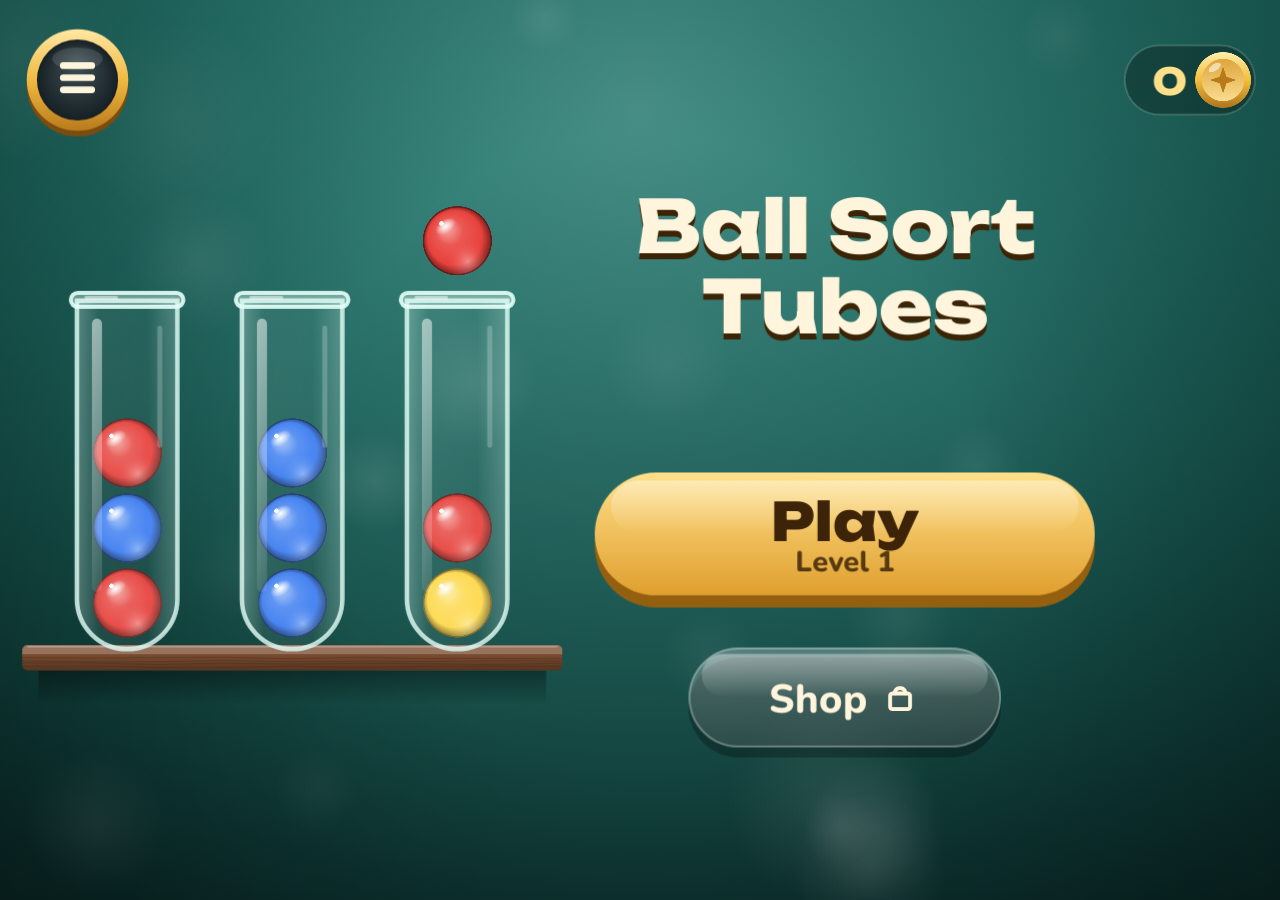
<file: ball-sort/index.html>
<!doctype html>
<html lang="ru">
  <head>
    <meta charset="UTF-8" />
    <meta
      name="viewport"
      content="width=device-width, initial-scale=1.0, maximum-scale=1.0, user-scalable=no, viewport-fit=cover"
    />
    <title>Game</title>
    <link rel="icon" href="data:," />
    <style>html,body{touch-action:none;overscroll-behavior:none;-webkit-user-select:none;user-select:none;-webkit-touch-callout:none;-webkit-tap-highlight-color:transparent;background:#0a2b29;width:100%;height:100%;margin:0;padding:0;overflow:hidden}#game{position:fixed;inset:0}@media (orientation:landscape){#game{width:min(100vw,200vh);left:50%;transform:translate(-50%)}}canvas{display:block}</style>
    <script type="module" crossorigin src="./assets/index-DxNktVDO.js"></script>
    <link rel="stylesheet" crossorigin href="./assets/index-CBR6XYmQ.css">
  </head>
  <body>
    <div id="game"></div>
  </body>
</html>
</file>
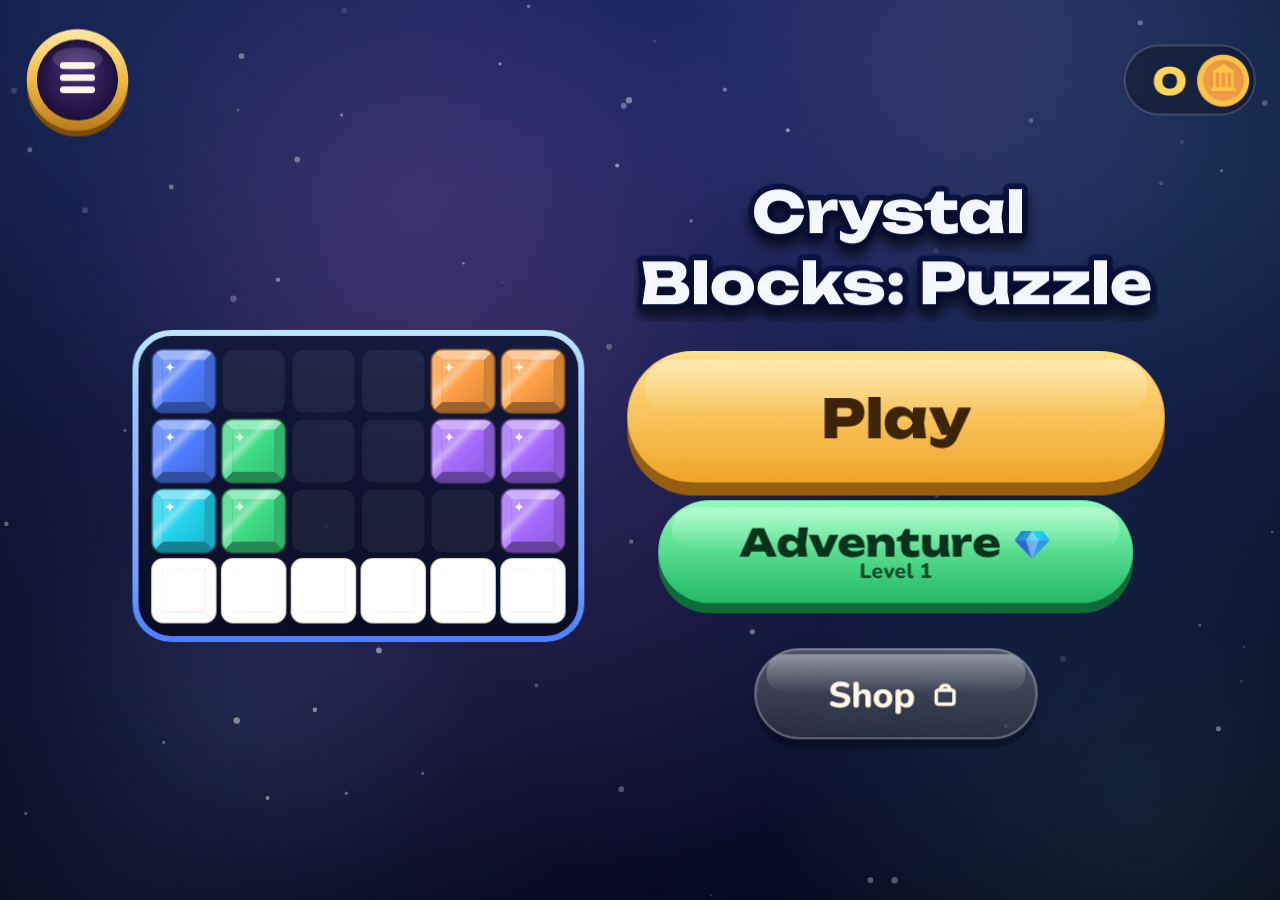
<file: crystal-blocks/index.html>
<!doctype html>
<html lang="ru">
  <head>
    <meta charset="UTF-8" />
    <meta
      name="viewport"
      content="width=device-width, initial-scale=1.0, maximum-scale=1.0, user-scalable=no, viewport-fit=cover"
    />
    <title>Game</title>
    <link rel="icon" href="data:," />
    <style>html,body{touch-action:none;overscroll-behavior:none;-webkit-user-select:none;user-select:none;-webkit-touch-callout:none;-webkit-tap-highlight-color:transparent;background:#1b1f3b;width:100%;height:100%;margin:0;padding:0;overflow:hidden}#game{position:fixed;inset:0}@media (orientation:landscape){#game{width:min(100vw,200vh);left:50%;transform:translate(-50%)}}canvas{display:block}</style>
    <script type="module" crossorigin src="./assets/index-DjymipuO.js"></script>
    <link rel="stylesheet" crossorigin href="./assets/index-CBR6XYmQ.css">
  </head>
  <body>
    <div id="game"></div>
  </body>
</html>
</file>
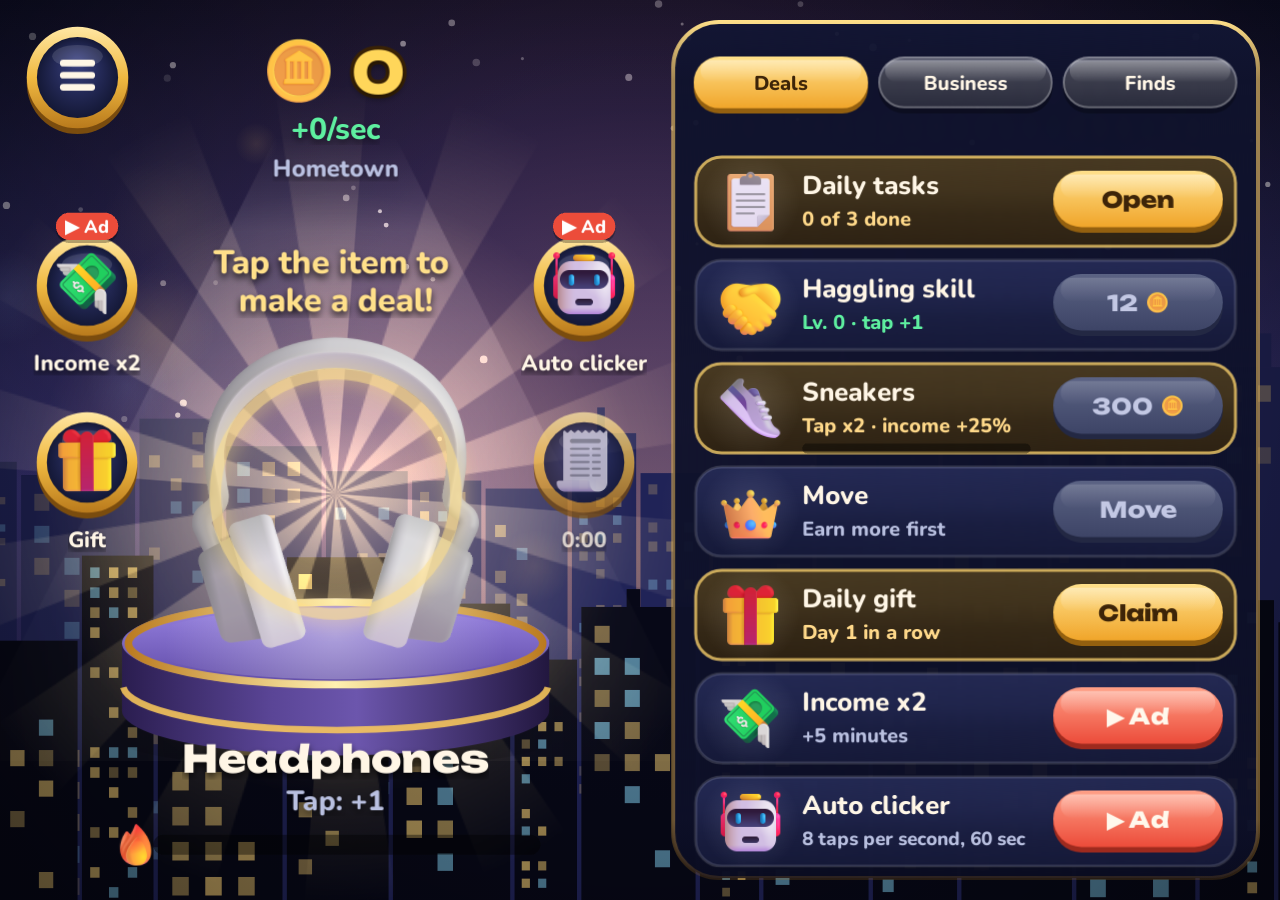
<file: flip-clicker/index.html>
<!doctype html>
<html lang="ru">
  <head>
    <meta charset="UTF-8" />
    <meta
      name="viewport"
      content="width=device-width, initial-scale=1.0, maximum-scale=1.0, user-scalable=no, viewport-fit=cover"
    />
    <title>Game</title>
    <link rel="icon" href="data:," />
    <style>html,body{touch-action:none;overscroll-behavior:none;-webkit-user-select:none;user-select:none;-webkit-touch-callout:none;-webkit-tap-highlight-color:transparent;background:#1b1f3b;width:100%;height:100%;margin:0;padding:0;overflow:hidden}#game{position:fixed;inset:0}@media (orientation:landscape){#game{width:min(100vw,200vh);left:50%;transform:translate(-50%)}}canvas{display:block}</style>
    <script type="module" crossorigin src="./assets/index-DbP-cQvG.js"></script>
    <link rel="stylesheet" crossorigin href="./assets/index-CBR6XYmQ.css">
  </head>
  <body>
    <div id="game"></div>
  </body>
</html>
</file>
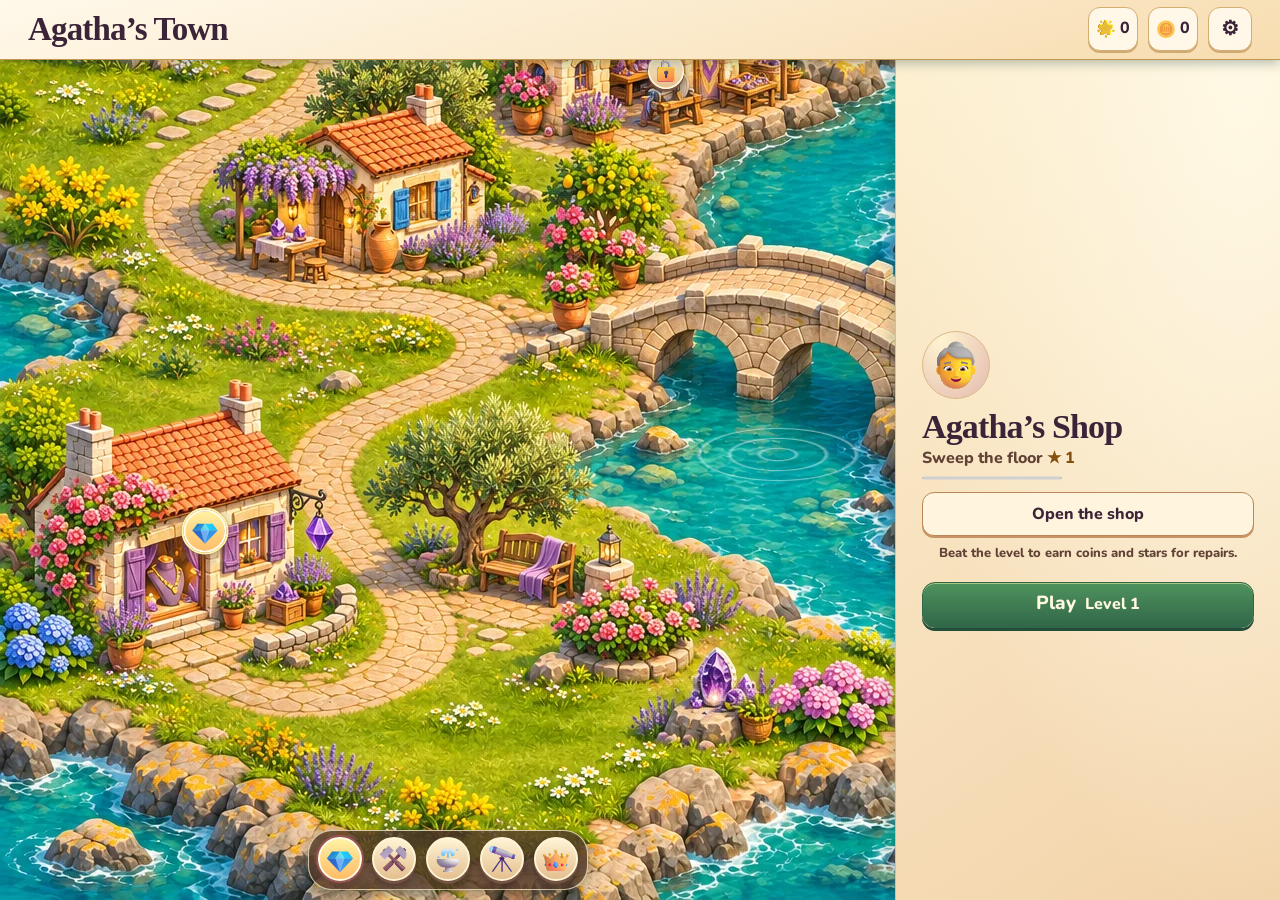
<file: gem-match/index.html>
<!doctype html>
<html lang="ru">
  <head>
    <meta charset="UTF-8" />
    <meta
      name="viewport"
      content="width=device-width, initial-scale=1.0, maximum-scale=1.0, user-scalable=no, viewport-fit=cover"
    />
    <title>Game</title>
    <link rel="icon" href="data:," />
    <style>html,body{touch-action:none;overscroll-behavior:none;-webkit-user-select:none;user-select:none;-webkit-touch-callout:none;-webkit-tap-highlight-color:transparent;background:#1b1f3b;width:100%;height:100%;margin:0;padding:0;overflow:hidden}#game{position:fixed;inset:0}@media (orientation:landscape){#game{width:min(100vw,200vh);left:50%;transform:translate(-50%)}}canvas{display:block}</style>
    <script type="module" crossorigin src="./assets/index-BMfzqGBm.js"></script>
    <link rel="modulepreload" crossorigin href="./assets/config-BvbFtz9m.js">
  </head>
  <body>
    <div id="game"></div>
  </body>
</html>
</file>
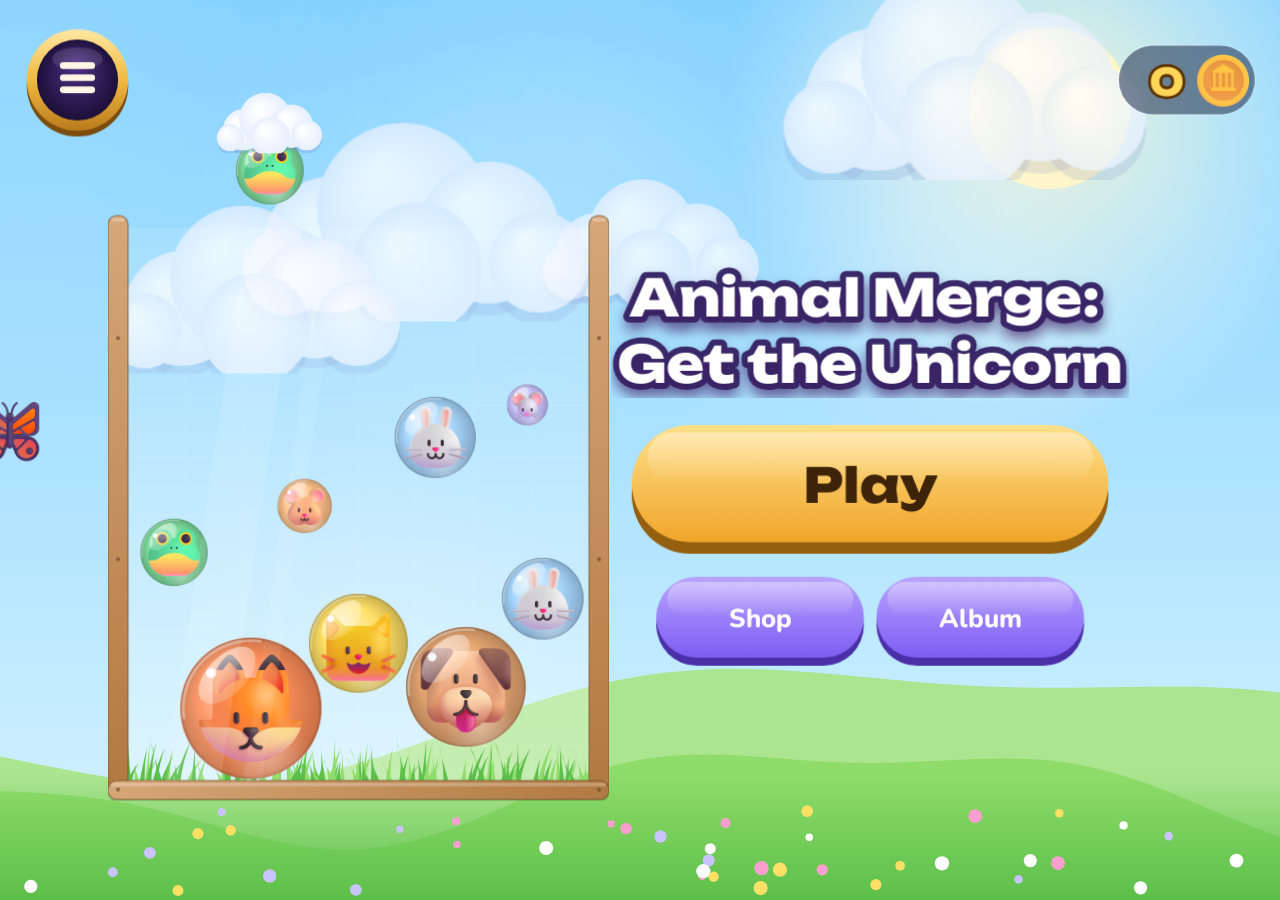
<file: merge-animals/index.html>
<!doctype html>
<html lang="ru">
  <head>
    <meta charset="UTF-8" />
    <meta
      name="viewport"
      content="width=device-width, initial-scale=1.0, maximum-scale=1.0, user-scalable=no, viewport-fit=cover"
    />
    <title>Game</title>
    <link rel="icon" href="data:," />
    <style>html,body{touch-action:none;overscroll-behavior:none;-webkit-user-select:none;user-select:none;-webkit-touch-callout:none;-webkit-tap-highlight-color:transparent;background:#1b1f3b;width:100%;height:100%;margin:0;padding:0;overflow:hidden}#game{position:fixed;inset:0}@media (orientation:landscape){#game{width:min(100vw,200vh);left:50%;transform:translate(-50%)}}canvas{display:block}</style>
    <script type="module" crossorigin src="./assets/index-D6qBAszG.js"></script>
    <link rel="stylesheet" crossorigin href="./assets/index-CBR6XYmQ.css">
  </head>
  <body>
    <div id="game"></div>
  </body>
</html>
</file>
<file: ball-sort/assets/index-CBR6XYmQ.css>
@font-face{font-family:Unbounded;font-style:normal;font-display:swap;font-weight:800;src:url(./unbounded-latin-800-normal-CN2Hxyoo.woff2)format("woff2"),url(./unbounded-latin-800-normal-Cjred_zf.woff)format("woff")}@font-face{font-family:Unbounded;font-style:normal;font-display:swap;font-weight:800;src:url(./unbounded-latin-ext-800-normal-18_tL4n1.woff2)format("woff2"),url(./unbounded-latin-ext-800-normal-qEXaCaVG.woff)format("woff")}@font-face{font-family:Unbounded;font-style:normal;font-display:swap;font-weight:800;src:url(./unbounded-cyrillic-800-normal--HlTIRd4.woff2)format("woff2"),url(./unbounded-cyrillic-800-normal-DbsDaRyD.woff)format("woff")}@font-face{font-family:Nunito;font-style:normal;font-display:swap;font-weight:800;src:url(./nunito-latin-800-normal-Dz8SOQK_.woff2)format("woff2"),url(./nunito-latin-800-normal-D-J0wlBY.woff)format("woff")}@font-face{font-family:Nunito;font-style:normal;font-display:swap;font-weight:800;src:url(./nunito-latin-ext-800-normal-CtU8tJOV.woff2)format("woff2"),url(./nunito-latin-ext-800-normal-CDcxIxx8.woff)format("woff")}@font-face{font-family:Nunito;font-style:normal;font-display:swap;font-weight:800;src:url(./nunito-cyrillic-800-normal-D3igD7Kl.woff2)format("woff2"),url(./nunito-cyrillic-800-normal-DymMgApb.woff)format("woff")}
</file>
<file: crystal-blocks/assets/index-CBR6XYmQ.css>
@font-face{font-family:Unbounded;font-style:normal;font-display:swap;font-weight:800;src:url(./unbounded-latin-800-normal-CN2Hxyoo.woff2)format("woff2"),url(./unbounded-latin-800-normal-Cjred_zf.woff)format("woff")}@font-face{font-family:Unbounded;font-style:normal;font-display:swap;font-weight:800;src:url(./unbounded-latin-ext-800-normal-18_tL4n1.woff2)format("woff2"),url(./unbounded-latin-ext-800-normal-qEXaCaVG.woff)format("woff")}@font-face{font-family:Unbounded;font-style:normal;font-display:swap;font-weight:800;src:url(./unbounded-cyrillic-800-normal--HlTIRd4.woff2)format("woff2"),url(./unbounded-cyrillic-800-normal-DbsDaRyD.woff)format("woff")}@font-face{font-family:Nunito;font-style:normal;font-display:swap;font-weight:800;src:url(./nunito-latin-800-normal-Dz8SOQK_.woff2)format("woff2"),url(./nunito-latin-800-normal-D-J0wlBY.woff)format("woff")}@font-face{font-family:Nunito;font-style:normal;font-display:swap;font-weight:800;src:url(./nunito-latin-ext-800-normal-CtU8tJOV.woff2)format("woff2"),url(./nunito-latin-ext-800-normal-CDcxIxx8.woff)format("woff")}@font-face{font-family:Nunito;font-style:normal;font-display:swap;font-weight:800;src:url(./nunito-cyrillic-800-normal-D3igD7Kl.woff2)format("woff2"),url(./nunito-cyrillic-800-normal-DymMgApb.woff)format("woff")}
</file>
<file: flip-clicker/assets/index-CBR6XYmQ.css>
@font-face{font-family:Unbounded;font-style:normal;font-display:swap;font-weight:800;src:url(./unbounded-latin-800-normal-CN2Hxyoo.woff2)format("woff2"),url(./unbounded-latin-800-normal-Cjred_zf.woff)format("woff")}@font-face{font-family:Unbounded;font-style:normal;font-display:swap;font-weight:800;src:url(./unbounded-latin-ext-800-normal-18_tL4n1.woff2)format("woff2"),url(./unbounded-latin-ext-800-normal-qEXaCaVG.woff)format("woff")}@font-face{font-family:Unbounded;font-style:normal;font-display:swap;font-weight:800;src:url(./unbounded-cyrillic-800-normal--HlTIRd4.woff2)format("woff2"),url(./unbounded-cyrillic-800-normal-DbsDaRyD.woff)format("woff")}@font-face{font-family:Nunito;font-style:normal;font-display:swap;font-weight:800;src:url(./nunito-latin-800-normal-Dz8SOQK_.woff2)format("woff2"),url(./nunito-latin-800-normal-D-J0wlBY.woff)format("woff")}@font-face{font-family:Nunito;font-style:normal;font-display:swap;font-weight:800;src:url(./nunito-latin-ext-800-normal-CtU8tJOV.woff2)format("woff2"),url(./nunito-latin-ext-800-normal-CDcxIxx8.woff)format("woff")}@font-face{font-family:Nunito;font-style:normal;font-display:swap;font-weight:800;src:url(./nunito-cyrillic-800-normal-D3igD7Kl.woff2)format("woff2"),url(./nunito-cyrillic-800-normal-DymMgApb.woff)format("woff")}
</file>
<file: merge-animals/assets/index-CBR6XYmQ.css>
@font-face{font-family:Unbounded;font-style:normal;font-display:swap;font-weight:800;src:url(./unbounded-latin-800-normal-CN2Hxyoo.woff2)format("woff2"),url(./unbounded-latin-800-normal-Cjred_zf.woff)format("woff")}@font-face{font-family:Unbounded;font-style:normal;font-display:swap;font-weight:800;src:url(./unbounded-latin-ext-800-normal-18_tL4n1.woff2)format("woff2"),url(./unbounded-latin-ext-800-normal-qEXaCaVG.woff)format("woff")}@font-face{font-family:Unbounded;font-style:normal;font-display:swap;font-weight:800;src:url(./unbounded-cyrillic-800-normal--HlTIRd4.woff2)format("woff2"),url(./unbounded-cyrillic-800-normal-DbsDaRyD.woff)format("woff")}@font-face{font-family:Nunito;font-style:normal;font-display:swap;font-weight:800;src:url(./nunito-latin-800-normal-Dz8SOQK_.woff2)format("woff2"),url(./nunito-latin-800-normal-D-J0wlBY.woff)format("woff")}@font-face{font-family:Nunito;font-style:normal;font-display:swap;font-weight:800;src:url(./nunito-latin-ext-800-normal-CtU8tJOV.woff2)format("woff2"),url(./nunito-latin-ext-800-normal-CDcxIxx8.woff)format("woff")}@font-face{font-family:Nunito;font-style:normal;font-display:swap;font-weight:800;src:url(./nunito-cyrillic-800-normal-D3igD7Kl.woff2)format("woff2"),url(./nunito-cyrillic-800-normal-DymMgApb.woff)format("woff")}
</file>
